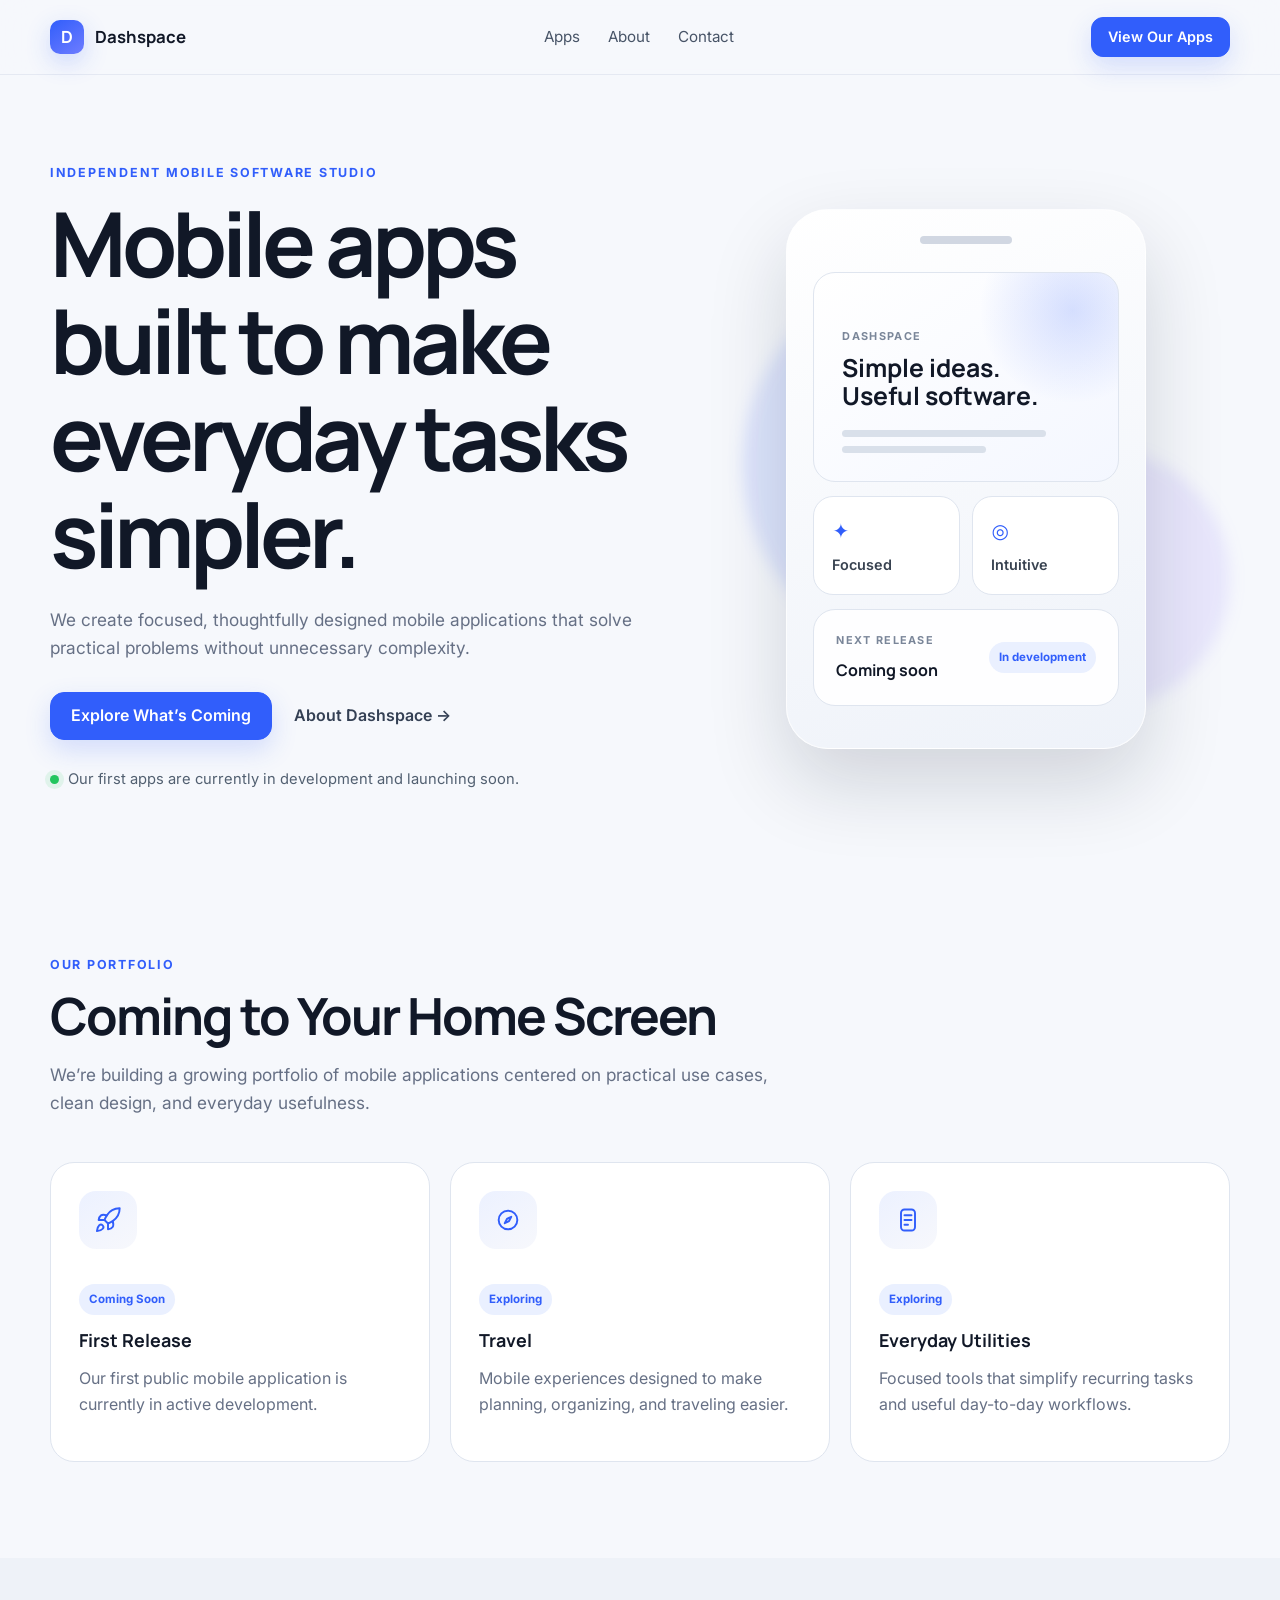
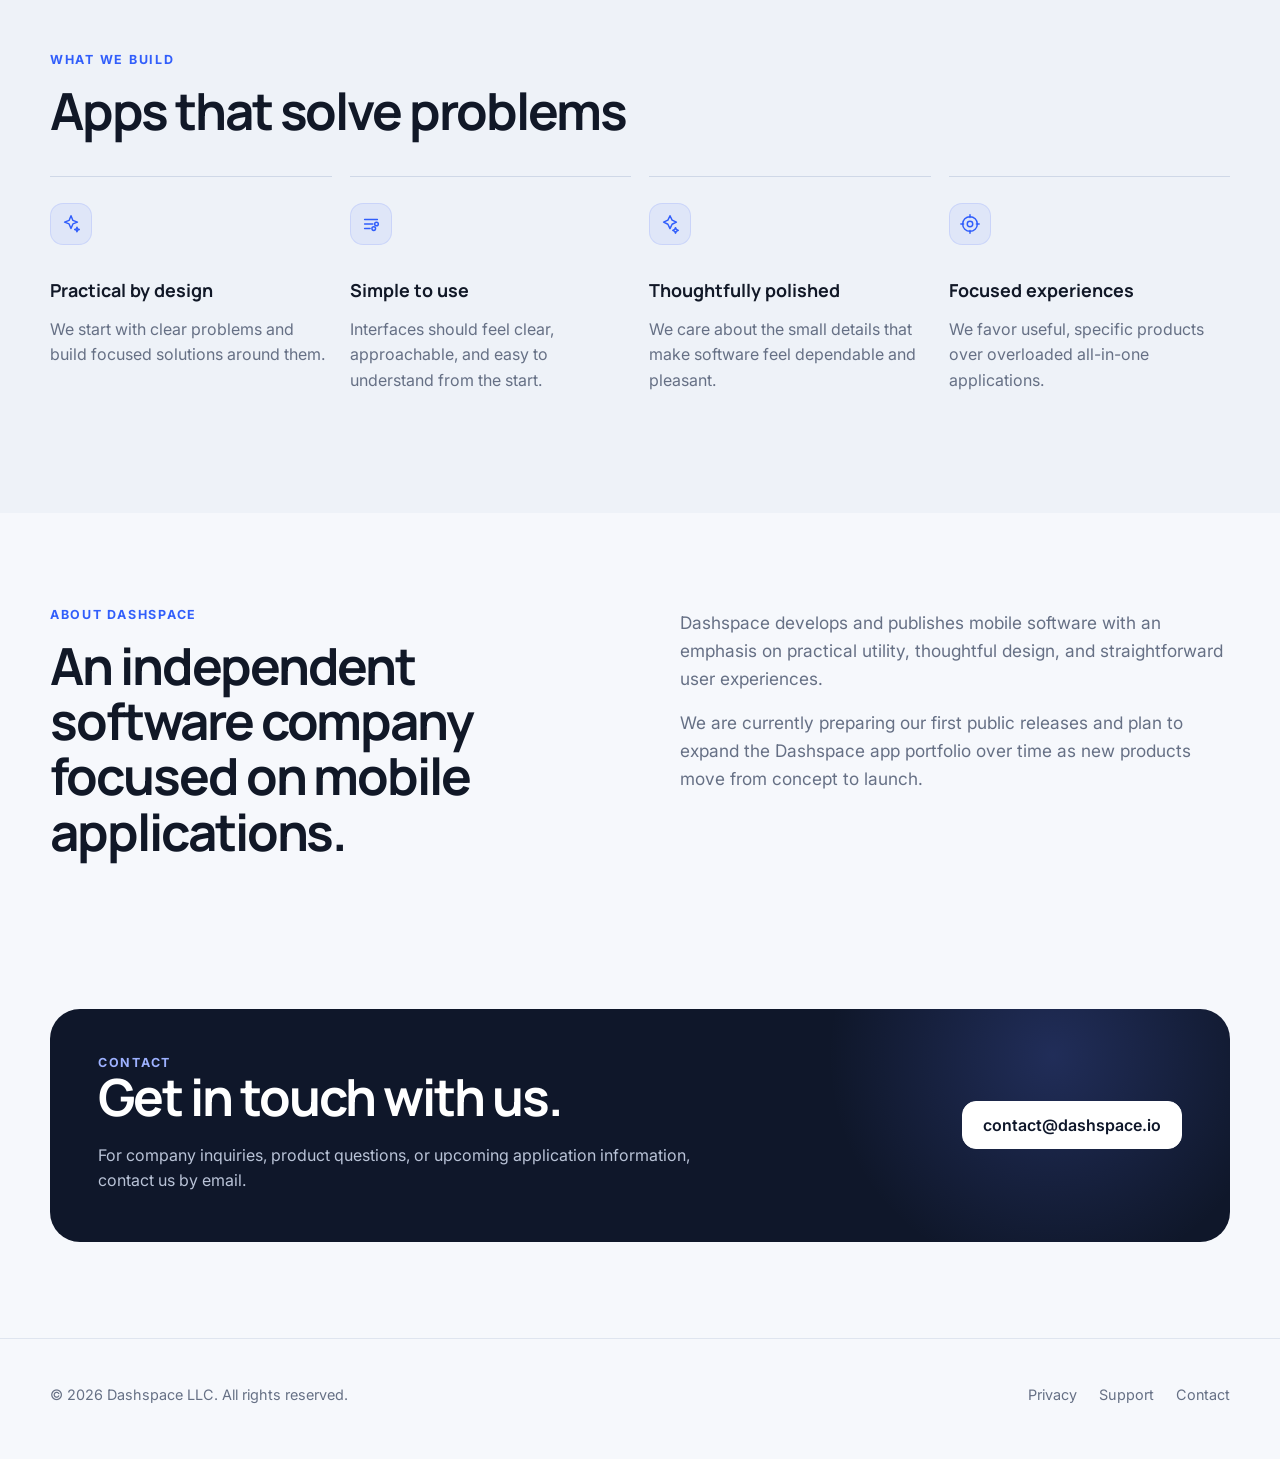
<file: index.html>
<!DOCTYPE html>
<html lang="en">
<head>
  <meta charset="UTF-8" />
  <meta name="viewport" content="width=device-width, initial-scale=1.0" />
  <title>Dashspace — Mobile Apps, Thoughtfully Built</title>
  <meta name="description" content="Dashspace is an independent software company building practical, thoughtfully designed mobile applications." />
  <meta property="og:title" content="Dashspace — Mobile Apps, Thoughtfully Built" />
  <meta property="og:description" content="Practical mobile apps designed to make everyday tasks simpler." />
  <meta property="og:type" content="website" />
  <link rel="icon" href="assets/favicon.svg" type="image/svg+xml" />
  <link rel="stylesheet" href="styles.css" />
</head>
<body>
  <header class="site-header">
    <div class="container nav-wrap">
      <a class="brand" href="#top" aria-label="Dashspace home">
        <span class="brand-mark">D</span>
        <span>Dashspace</span>
      </a>

      <nav class="nav-links" aria-label="Primary navigation">
        <a href="#apps">Apps</a>
        <a href="#about">About</a>
        <a href="#contact">Contact</a>
      </nav>

      <a class="button button-small" href="#apps">View Our Apps</a>
    </div>
  </header>

  <main id="top">
    <section class="hero">
      <div class="container hero-grid">
        <div class="hero-copy">
          <p class="eyebrow">Independent mobile software studio</p>
          <h1>Mobile apps built to make everyday tasks simpler.</h1>
          <p class="hero-text">
            We create focused, thoughtfully designed mobile applications
            that solve practical problems without unnecessary complexity.
          </p>
          <div class="hero-actions">
            <a class="button" href="#apps">Explore What’s Coming</a>
            <a class="text-link" href="#about">About Dashspace <span aria-hidden="true">→</span></a>
          </div>
          <p class="status-line">
            <span class="status-dot" aria-hidden="true"></span>
            Our first apps are currently in development and launching soon.
          </p>
        </div>

        <div class="hero-visual" aria-label="Abstract mobile app interface preview">
          <div class="glow glow-one"></div>
          <div class="glow glow-two"></div>
          <div class="phone-shell">
            <div class="phone-top"></div>
            <div class="ui-card ui-card-large">
              <span class="ui-kicker">DASHSPACE</span>
              <strong>Simple ideas.<br />Useful software.</strong>
              <span class="ui-line"></span>
              <span class="ui-line short"></span>
            </div>
            <div class="ui-row">
              <div class="mini-card">
                <span class="mini-icon">✦</span>
                <span>Focused</span>
              </div>
              <div class="mini-card">
                <span class="mini-icon">◎</span>
                <span>Intuitive</span>
              </div>
            </div>
            <div class="ui-card ui-card-bottom">
              <div>
                <span class="ui-kicker">NEXT RELEASE</span>
                <strong>Coming soon</strong>
              </div>
              <span class="pill">In development</span>
            </div>
          </div>
        </div>
      </div>
    </section>

    <section class="section" id="apps">
      <div class="container">
        <div class="section-heading">
          <p class="eyebrow">Our portfolio</p>
          <h2>Coming to Your Home Screen</h2>
          <p>
            We’re building a growing portfolio of mobile applications centered on
            practical use cases, clean design, and everyday usefulness.
          </p>
        </div>

        <div class="app-grid">
          <article class="app-card">
            <div class="app-icon" aria-hidden="true"><svg xmlns="http://www.w3.org/2000/svg" width="24" height="24" viewBox="0 0 24 24" fill="none" stroke="#496097" stroke-width="2" stroke-linecap="round" stroke-linejoin="round" class="lucide lucide-rocket-icon lucide-rocket"><path d="M12 15v5s3.03-.55 4-2c1.08-1.62 0-5 0-5"/><path d="M4.5 16.5c-1.5 1.26-2 5-2 5s3.74-.5 5-2c.71-.84.7-2.13-.09-2.91a2.18 2.18 0 0 0-2.91-.09"/><path d="M9 12a22 22 0 0 1 2-3.95A12.88 12.88 0 0 1 22 2c0 2.72-.78 7.5-6 11a22.4 22.4 0 0 1-4 2z"/><path d="M9 12H4s.55-3.03 2-4c1.62-1.08 5 .05 5 .05"/></svg></div>
            <div>
              <span class="badge">Coming Soon</span>
              <h3>First Release</h3>
              <p>
                Our first public mobile application is currently in active development.
              </p>
            </div>
          </article>

          <article class="app-card">
            <div class="app-icon" aria-hidden="true"><svg viewBox="0 0 24 24"><circle cx="12" cy="12" r="8"/><path d="M14.8 9.2l-1.9 3.7-3.7 1.9 1.9-3.7 3.7-1.9z"/></svg></div>
            <div>
              <span class="badge">Exploring</span>
              <h3>Travel</h3>
              <p>
                Mobile experiences designed to make planning, organizing, and traveling easier.
              </p>
            </div>
          </article>

          <article class="app-card">
            <div class="app-icon" aria-hidden="true"><svg viewBox="0 0 24 24"><rect x="6" y="3" width="12" height="18" rx="3"/><path d="M9 8h6M9 12h6M9 16h3"/></svg></div>
            <div>
              <span class="badge">Exploring</span>
              <h3>Everyday Utilities</h3>
              <p>
                Focused tools that simplify recurring tasks and useful day-to-day workflows.
              </p>
            </div>
          </article>
        </div>
      </div>
    </section>

    <section class="section section-soft">
      <div class="container">
        <div class="section-heading compact">
          <p class="eyebrow">What we build</p>
          <h2>Apps that solve problems</h2>
        </div>

        <div class="principles-grid">
          <article>
            <span class="principle-icon" aria-hidden="true"><svg viewBox="0 0 24 24"><path d="M12 3l2.1 5.1L19 10l-4.9 1.9L12 17l-2.1-5.1L5 10l4.9-1.9L12 3z"/><path d="M18.5 15.5l.8 1.9 1.7.6-1.7.7-.8 1.8-.7-1.8-1.8-.7 1.8-.6.7-1.9z"/></svg></span>
            <h3>Practical by design</h3>
            <p>We start with clear problems and build focused solutions around them.</p>
          </article>
          <article>
            <span class="principle-icon" aria-hidden="true"><svg viewBox="0 0 24 24"><path d="M5 7h14M5 12h9M5 17h6"/><circle cx="18" cy="12" r="2"/><circle cx="15" cy="17" r="2"/></svg></span>
            <h3>Simple to use</h3>
            <p>Interfaces should feel clear, approachable, and easy to understand from the start.</p>
          </article>
          <article>
            <span class="principle-icon" aria-hidden="true"><svg viewBox="0 0 24 24"><path d="M12 3l2.3 4.7L19 10l-4.7 2.3L12 17l-2.3-4.7L5 10l4.7-2.3L12 3z"/><path d="M18 16l.9 1.9L21 19l-2.1 1.1L18 22l-.9-1.9L15 19l2.1-1.1L18 16z"/></svg></span>
            <h3>Thoughtfully polished</h3>
            <p>We care about the small details that make software feel dependable and pleasant.</p>
          </article>
          <article>
            <span class="principle-icon" aria-hidden="true"><svg viewBox="0 0 24 24"><circle cx="12" cy="12" r="8"/><circle cx="12" cy="12" r="3"/><path d="M12 2v3M12 19v3M2 12h3M19 12h3"/></svg></span>
            <h3>Focused experiences</h3>
            <p>We favor useful, specific products over overloaded all-in-one applications.</p>
          </article>
        </div>
      </div>
    </section>

    <section class="section" id="about">
      <div class="container split-section">
        <div>
          <p class="eyebrow">About Dashspace</p>
          <h2>An independent software company focused on mobile applications.</h2>
        </div>
        <div class="body-copy">
          <p>
            Dashspace develops and publishes mobile software with an emphasis on
            practical utility, thoughtful design, and straightforward user experiences.
          </p>
          <p>
            We are currently preparing our first public releases and plan to expand
            the Dashspace app portfolio over time as new products move from concept
            to launch.
          </p>
        </div>
      </div>
    </section>

    <section class="section contact-section" id="contact">
      <div class="container contact-card">
        <div>
          <p class="eyebrow">Contact</p>
          <h2>Get in touch with us.</h2>
          <p>
            For company inquiries, product questions, or upcoming application information,
            contact us by email.
          </p>
        </div>
        <a class="button button-light" href="mailto:contact@dashspace.io">contact@dashspace.io</a>
      </div>
    </section>
  </main>

  <footer class="site-footer">
    <div class="container footer-wrap">
      <p>© 2026 Dashspace LLC. All rights reserved.</p>
      <div class="footer-links">
        <a href="privacy.html">Privacy</a>
        <a href="support.html">Support</a>
        <a href="mailto:contact@dashspace.io">Contact</a>
      </div>
    </div>
  </footer>
</body>
</html>
</file>
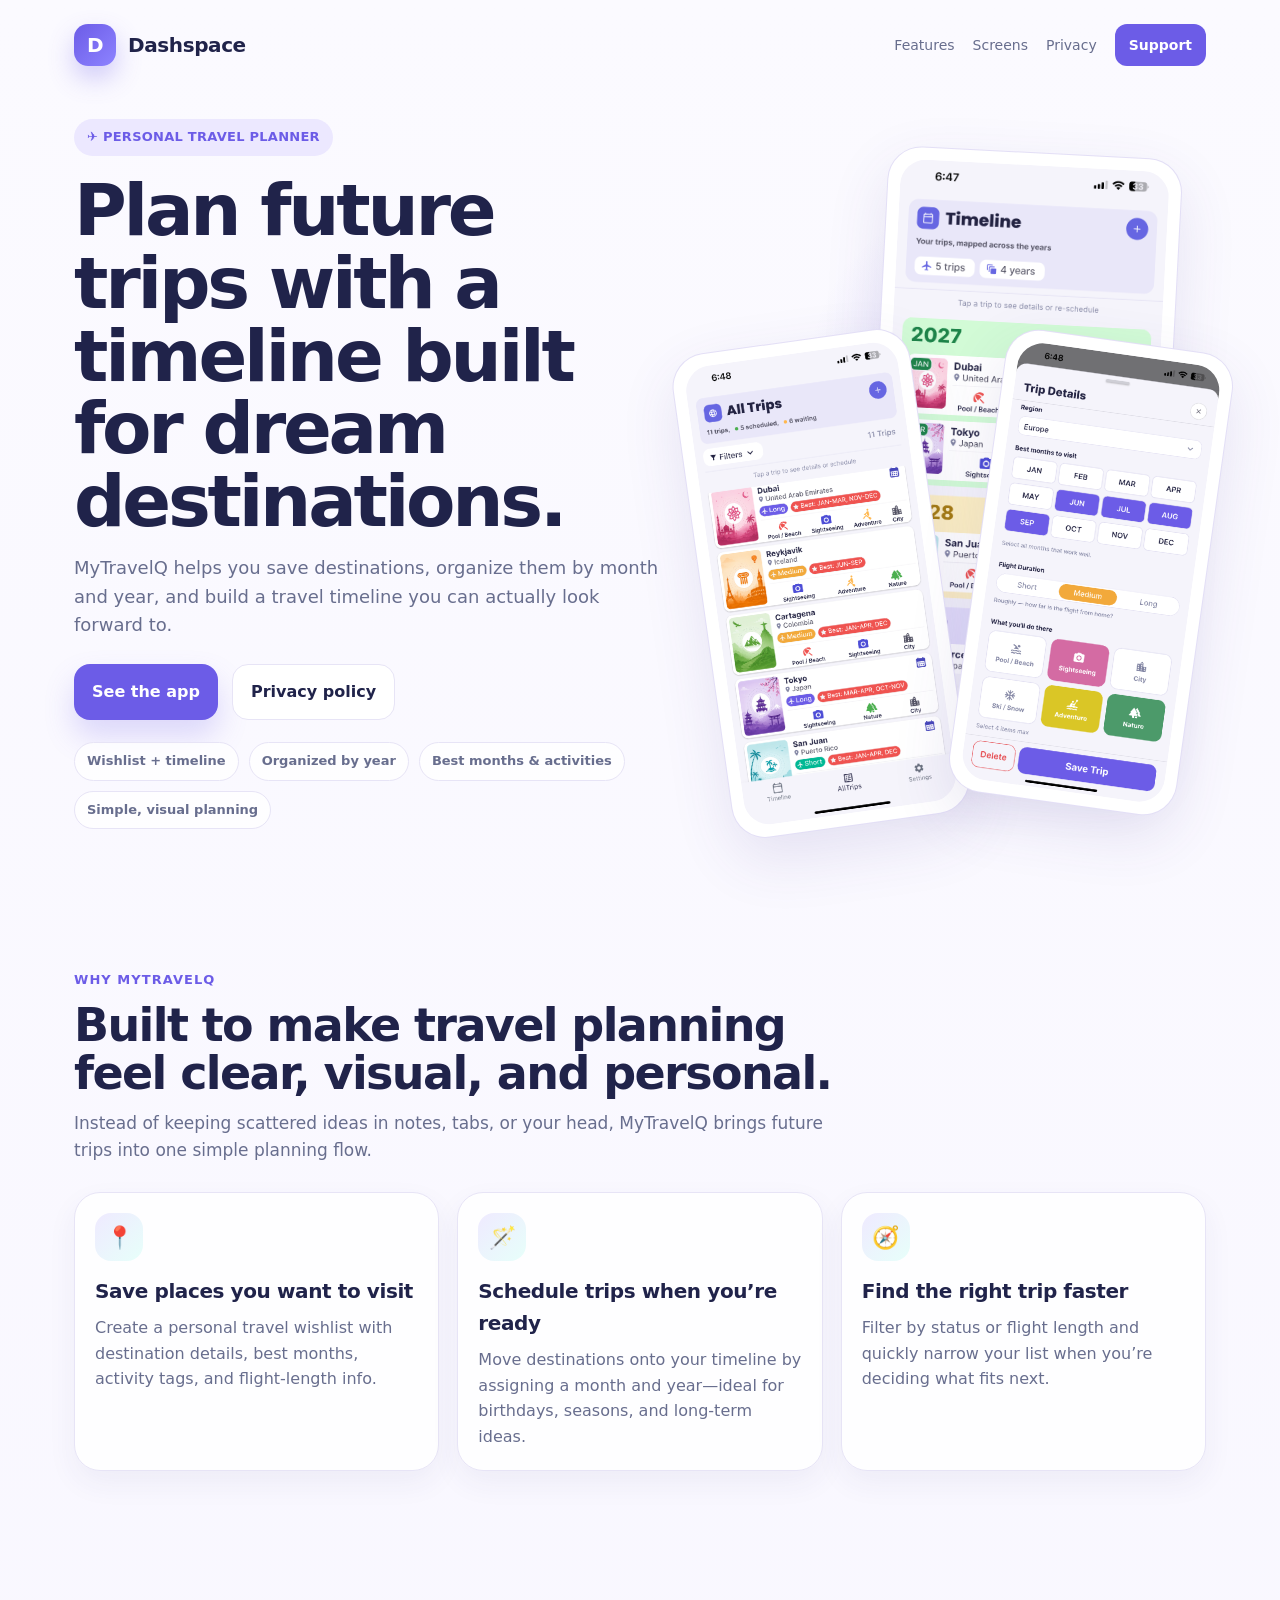
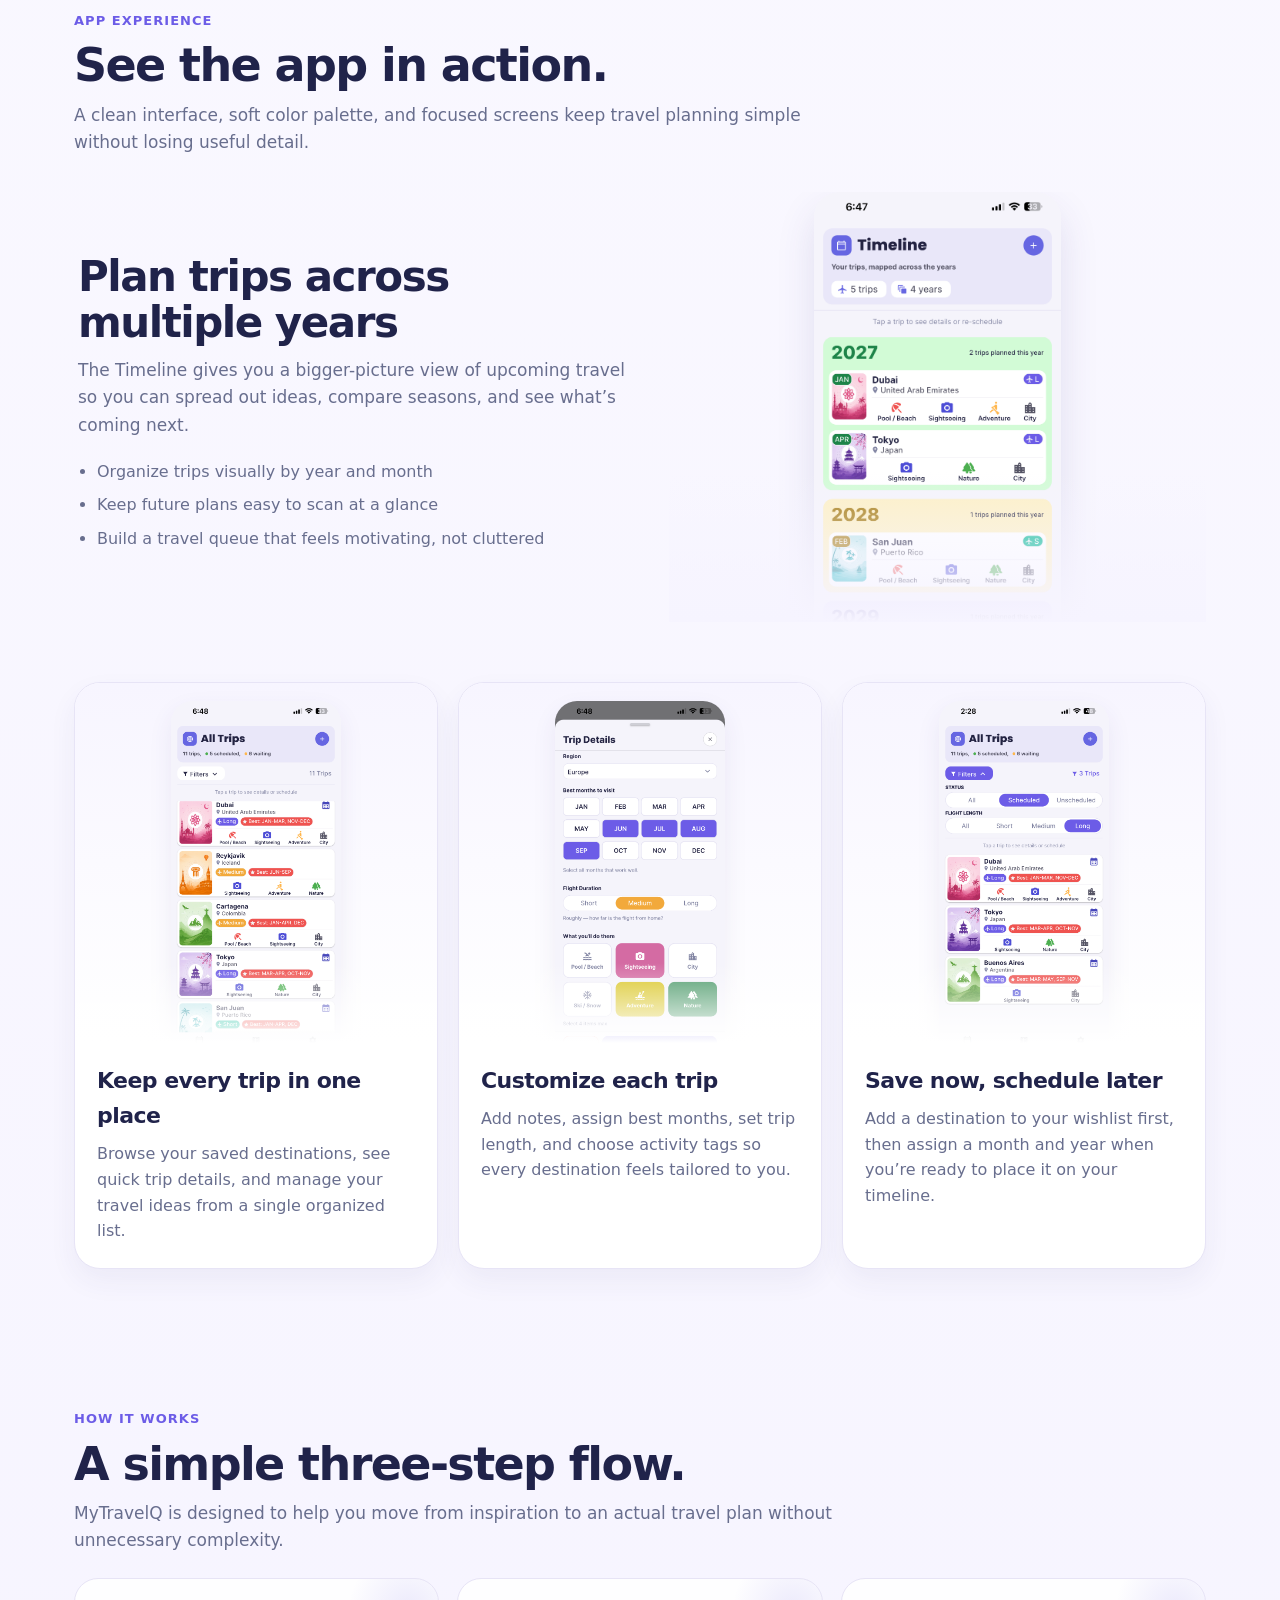
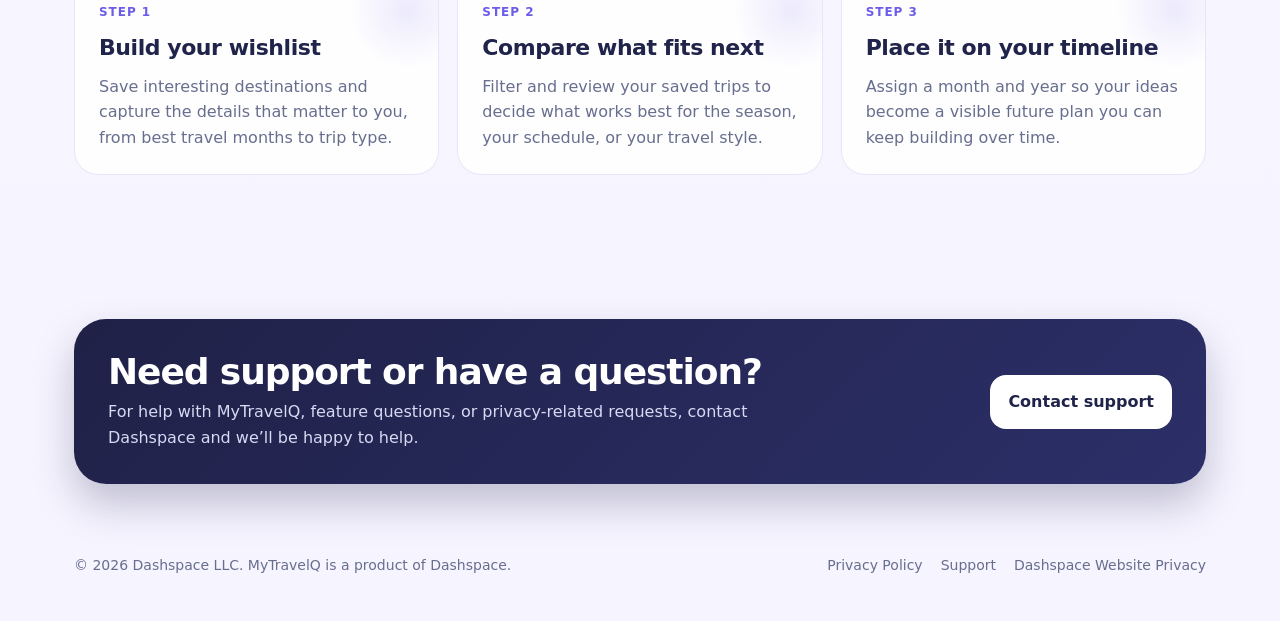
<file: mytravelq/index.html>
<!doctype html>
<html lang="en">
<head>
  <meta charset="utf-8" />
  <meta name="viewport" content="width=device-width, initial-scale=1" />
  <title>MyTravelQ — Plan future trips simply</title>
  <meta name="description" content="MyTravelQ is a personal travel wishlist and timeline planner from Dashspace LLC." />
  <style>
    :root{
      --bg:#f6f4ff;
      --bg2:#fbfaff;
      --card:#ffffff;
      --ink:#20234a;
      --muted:#686e8e;
      --accent:#6c5ce7;
      --accent2:#ece8ff;
      --accent3:#c5fff1;
      --line:#e7e4f6;
      --shadow:0 22px 60px rgba(76,61,149,.12);
      --radius:28px;
    }
    *{box-sizing:border-box}
    html{scroll-behavior:smooth}
    body{margin:0;font-family:Inter,ui-sans-serif,system-ui,-apple-system,BlinkMacSystemFont,"Segoe UI",sans-serif;background:linear-gradient(180deg,var(--bg2),var(--bg));color:var(--ink);line-height:1.6}
    a{text-decoration:none;color:inherit}
    img{display:block;max-width:100%}
    .wrap{max-width:1180px;margin:0 auto;padding:0 24px}
    .nav{display:flex;align-items:center;justify-content:space-between;padding:24px 0 14px;gap:18px}
    .brand{display:flex;align-items:center;gap:12px;font-weight:800;font-size:20px;letter-spacing:-.02em}
    .logo{width:42px;height:42px;border-radius:14px;background:linear-gradient(135deg,#6c5ce7 0%,#8d83ff 100%);display:grid;place-items:center;color:white;font-size:20px;font-weight:900;box-shadow:0 12px 26px rgba(108,92,231,.3)}
    .navlinks{display:flex;align-items:center;gap:18px;color:var(--muted);font-size:14px}
    .navlinks .btn{background:var(--accent);color:#fff;padding:10px 14px;border-radius:12px;font-weight:700}

    .hero{padding:34px 0 66px;display:grid;grid-template-columns:1.08fr .92fr;gap:34px;align-items:center}
    .pill{display:inline-flex;align-items:center;gap:8px;background:var(--accent2);color:var(--accent);padding:8px 13px;border-radius:999px;font-weight:800;font-size:13px;letter-spacing:.02em}
    .hero h1{font-size:clamp(42px,6vw,72px);line-height:1.01;letter-spacing:-.045em;margin:18px 0 16px;max-width:700px}
    .hero p{font-size:18px;color:var(--muted);max-width:620px;margin:0 0 24px}
    .cta-row{display:flex;gap:14px;flex-wrap:wrap;margin-top:8px}
    .cta{display:inline-flex;align-items:center;justify-content:center;padding:14px 18px;border-radius:16px;font-weight:800}
    .cta.primary{background:var(--accent);color:#fff;box-shadow:0 16px 30px rgba(108,92,231,.22)}
    .cta.secondary{background:#fff;border:1px solid var(--line);color:var(--ink)}
    .mini-points{display:flex;flex-wrap:wrap;gap:10px;margin-top:22px}
    .mini-points span{background:rgba(255,255,255,.8);border:1px solid var(--line);padding:8px 12px;border-radius:999px;color:var(--muted);font-size:13px;font-weight:700}

    .hero-visual{position:relative;min-height:720px}
    .glow{position:absolute;inset:80px 40px auto auto;width:360px;height:360px;border-radius:50%;background:radial-gradient(circle at center, rgba(108,92,231,.16), rgba(108,92,231,0) 70%);pointer-events:none}
    .phone{position:absolute;background:#fff;border:1px solid rgba(224,220,245,.9);border-radius:34px;padding:12px;box-shadow:var(--shadow)}
    .phone img{border-radius:26px}
    .phone.main{width:295px;top:38px;right:38px;transform:rotate(3deg)}
    .phone.left{width:240px;top:225px;left:0;transform:rotate(-8deg)}
    .phone.right{width:230px;bottom:28px;right:0;transform:rotate(8deg)}
    .badge{position:absolute;background:#fff;border:1px solid var(--line);box-shadow:0 10px 28px rgba(57,48,120,.08);border-radius:18px;padding:14px 16px;display:flex;gap:12px;align-items:flex-start;max-width:240px}
    .badge b{display:block;font-size:14px;letter-spacing:-.01em}
    .badge small{display:block;color:var(--muted);font-size:12px;line-height:1.4}
    .badge.two{right:70px;bottom:210px}
    .icon-circle{width:36px;height:36px;border-radius:12px;background:linear-gradient(135deg,#efeaff,#dbfff6);display:grid;place-items:center;font-size:18px;flex:0 0 auto}

    .section{padding:70px 0}
    .section-head{max-width:760px;margin-bottom:24px}
    .eyebrow{font-size:13px;font-weight:900;letter-spacing:.08em;color:var(--accent);margin-bottom:10px}
    .section h2{font-size:clamp(30px,4vw,46px);letter-spacing:-.035em;line-height:1.05;margin:0 0 12px}
    .section p.lead{margin:0;color:var(--muted);font-size:17px}

    .feature-grid{display:grid;grid-template-columns:repeat(3,1fr);gap:18px;margin-top:28px}
    .feature-card{background:rgba(255,255,255,.88);border:1px solid var(--line);border-radius:26px;padding:20px;box-shadow:0 12px 30px rgba(57,48,120,.06)}
    .feature-card .topicon{width:48px;height:48px;border-radius:16px;background:linear-gradient(135deg,#efeaff,#e7fffa);display:grid;place-items:center;font-size:22px;margin-bottom:14px}
    .feature-card h3{margin:0 0 8px;font-size:20px;letter-spacing:-.02em}
    .feature-card p{margin:0;color:var(--muted)}

    .showcase{display:grid;grid-template-columns:1.02fr .98fr;gap:36px;align-items:center;margin-top:28px;padding:8px 0 26px}
    .showcase-copy{padding:10px 4px}
    .showcase-copy h3{margin:0 0 12px;font-size:clamp(28px,3.6vw,42px);line-height:1.08;letter-spacing:-.035em}
    .showcase-copy p{margin:0;color:var(--muted);font-size:17px;max-width:560px}
    .showcase-copy ul{padding-left:19px;color:var(--muted);margin:20px 0 0}
    .showcase-copy li{margin:8px 0}
    .timeline-visual{position:relative;height:430px;display:flex;justify-content:center;align-items:flex-start;overflow:hidden}
    .timeline-visual::after{content:"";position:absolute;left:0;right:0;bottom:0;height:150px;background:linear-gradient(180deg,rgba(246,244,255,0),var(--bg));pointer-events:none}
    .timeline-visual img{width:46%;max-width:315px;height:auto;border-radius:26px;box-shadow:0 18px 38px rgba(65,54,135,.13)}

    .screen-grid{display:grid;grid-template-columns:repeat(3,1fr);gap:20px;margin-top:34px}
    .panel{background:#fff;border:1px solid var(--line);border-radius:26px;overflow:hidden;box-shadow:0 12px 28px rgba(57,48,120,.06)}
    .panel .preview{background:linear-gradient(180deg,#f7f5ff,#fff);padding:18px 18px 10px;display:flex;justify-content:center;height:360px;overflow:hidden;position:relative}
    .panel .preview::after{content:"";position:absolute;left:0;right:0;bottom:0;height:80px;background:linear-gradient(180deg,rgba(255,255,255,0),#fff);pointer-events:none}
    .panel .preview img{border-radius:22px;box-shadow:0 10px 24px rgba(60,50,130,.08);width:52%;max-width:220px;height:auto;align-self:flex-start}
    .panel .content{padding:20px 22px 24px}
    .panel h3{margin:0 0 8px;font-size:22px;letter-spacing:-.025em}
    .panel p{margin:0;color:var(--muted)}

    .steps{display:grid;grid-template-columns:repeat(3,1fr);gap:18px;margin-top:24px}
    .step{background:rgba(255,255,255,.92);border:1px solid var(--line);border-radius:24px;padding:24px;position:relative;overflow:hidden}
    .step::after{content:"";position:absolute;right:-30px;top:-30px;width:120px;height:120px;background:radial-gradient(circle at center, rgba(108,92,231,.12), rgba(108,92,231,0) 70%)}
    .step .num{font-size:12px;font-weight:900;letter-spacing:.08em;color:var(--accent);margin-bottom:8px}
    .step h3{margin:0 0 8px;font-size:22px;letter-spacing:-.02em}
    .step p{margin:0;color:var(--muted)}

    .support{margin:74px 0 70px;background:linear-gradient(135deg,#1f2147,#2c2f68);color:white;border-radius:32px;padding:34px;display:flex;justify-content:space-between;gap:24px;align-items:center;flex-wrap:wrap;box-shadow:0 20px 40px rgba(31,33,71,.25)}
    .support h2{margin:0 0 8px;font-size:36px;line-height:1.05;letter-spacing:-.03em}
    .support p{margin:0;color:#d7daf3;max-width:640px}
    .support .cta{background:white;color:var(--ink)}

    .footer{padding:0 0 44px;display:flex;justify-content:space-between;align-items:center;gap:16px;flex-wrap:wrap;color:var(--muted);font-size:14px}
    .footer-links{display:flex;gap:18px;flex-wrap:wrap}

    @media (max-width: 980px){
      .hero,.showcase{grid-template-columns:1fr}
      .screen-grid{grid-template-columns:repeat(2,1fr)}
      .hero-visual{min-height:760px;margin-top:12px}
      .phone.main{right:40px}
      .feature-grid,.steps{grid-template-columns:1fr}
    }
    @media (max-width: 760px){
      .nav{padding-top:18px}
      .navlinks{display:none}
      .wrap{padding:0 18px}
      .hero{padding-top:18px;gap:18px}
      .hero p{font-size:17px}
      .hero-visual{min-height:630px}
      .phone.main{width:225px;right:12px;top:58px}
      .phone.left{width:180px;left:0;top:240px}
      .phone.right{width:175px;right:0;bottom:34px}
      .badge{max-width:200px;padding:12px 14px}
      .badge.two{right:16px;bottom:192px}
      .section{padding:50px 0}
      .support h2{font-size:30px}
      .timeline-visual{height:390px}
      .timeline-visual img{width:58%;max-width:280px}
      .screen-grid{grid-template-columns:1fr}
      .panel .preview{height:330px}
      .panel .preview img{width:48%;max-width:220px}
    }
  </style>
</head>
<body>
  <div class="wrap">
    <nav class="nav">
      <a class="brand" href="../">
        <span class="logo">D</span>
        <span>Dashspace</span>
      </a>
      <div class="navlinks">
        <a href="#features">Features</a>
        <a href="#screens">Screens</a>
        <a href="privacy.html">Privacy</a>
        <a class="btn" href="mailto:support@dashspace.io?subject=MyTravelQ%20Support">Support</a>
      </div>
    </nav>

    <header class="hero">
      <div>
        <span class="pill">✈️ PERSONAL TRAVEL PLANNER</span>
        <h1>Plan future trips with a timeline built for dream destinations.</h1>
        <p>MyTravelQ helps you save destinations, organize them by month and year, and build a travel timeline you can actually look forward to.</p>
        <div class="cta-row">
          <a class="cta primary" href="#screens">See the app</a>
          <a class="cta secondary" href="privacy.html">Privacy policy</a>
        </div>
        <div class="mini-points">
          <span>Wishlist + timeline</span>
          <span>Organized by year</span>
          <span>Best months & activities</span>
          <span>Simple, visual planning</span>
        </div>
      </div>
      <div class="hero-visual" aria-hidden="true">
        <div class="glow"></div>
        <div class="badge two"><span class="icon-circle">🎒</span><div><b>Flexible planning</b><small>Save now, schedule later, and filter trips your way.</small></div></div>
        <div class="phone main"><img src="assets/timeline.png" alt="MyTravelQ timeline screen" /></div>
        <div class="phone left"><img src="assets/all-trips.png" alt="MyTravelQ all trips screen" /></div>
        <div class="phone right"><img src="assets/trip-details.png" alt="MyTravelQ trip details screen" /></div>
      </div>
    </header>

    <section id="features" class="section">
      <div class="section-head">
        <div class="eyebrow">WHY MYTRAVELQ</div>
        <h2>Built to make travel planning feel clear, visual, and personal.</h2>
        <p class="lead">Instead of keeping scattered ideas in notes, tabs, or your head, MyTravelQ brings future trips into one simple planning flow.</p>
      </div>
      <div class="feature-grid">
        <article class="feature-card">
          <div class="topicon">📍</div>
          <h3>Save places you want to visit</h3>
          <p>Create a personal travel wishlist with destination details, best months, activity tags, and flight-length info.</p>
        </article>
        <article class="feature-card">
          <div class="topicon">🪄</div>
          <h3>Schedule trips when you’re ready</h3>
          <p>Move destinations onto your timeline by assigning a month and year—ideal for birthdays, seasons, and long-term ideas.</p>
        </article>
        <article class="feature-card">
          <div class="topicon">🧭</div>
          <h3>Find the right trip faster</h3>
          <p>Filter by status or flight length and quickly narrow your list when you’re deciding what fits next.</p>
        </article>
      </div>
    </section>

    <section id="screens" class="section">
      <div class="section-head">
        <div class="eyebrow">APP EXPERIENCE</div>
        <h2>See the app in action.</h2>
        <p class="lead">A clean interface, soft color palette, and focused screens keep travel planning simple without losing useful detail.</p>
      </div>

      <div class="showcase">
        <div class="showcase-copy">
          <h3>Plan trips across multiple years</h3>
          <p>The Timeline gives you a bigger-picture view of upcoming travel so you can spread out ideas, compare seasons, and see what’s coming next.</p>
          <ul>
            <li>Organize trips visually by year and month</li>
            <li>Keep future plans easy to scan at a glance</li>
            <li>Build a travel queue that feels motivating, not cluttered</li>
          </ul>
        </div>
        <div class="timeline-visual">
          <img src="assets/timeline.png" alt="Timeline screen showing trips planned across multiple years" />
        </div>
      </div>

      <div class="screen-grid">
        <article class="panel">
          <div class="preview"><img src="assets/all-trips.png" alt="All trips screen" /></div>
          <div class="content">
            <h3>Keep every trip in one place</h3>
            <p>Browse your saved destinations, see quick trip details, and manage your travel ideas from a single organized list.</p>
          </div>
        </article>
        <article class="panel">
          <div class="preview"><img src="assets/trip-details.png" alt="Trip details screen" /></div>
          <div class="content">
            <h3>Customize each trip</h3>
            <p>Add notes, assign best months, set trip length, and choose activity tags so every destination feels tailored to you.</p>
          </div>
        </article>
        <article class="panel">
          <div class="preview"><img src="assets/schedule.png" alt="Schedule trip screen" /></div>
          <div class="content">
            <h3>Save now, schedule later</h3>
            <p>Add a destination to your wishlist first, then assign a month and year when you’re ready to place it on your timeline.</p>
          </div>
        </article>
      </div>
    </section>

    <section class="section">
      <div class="section-head">
        <div class="eyebrow">HOW IT WORKS</div>
        <h2>A simple three-step flow.</h2>
        <p class="lead">MyTravelQ is designed to help you move from inspiration to an actual travel plan without unnecessary complexity.</p>
      </div>
      <div class="steps">
        <article class="step">
          <div class="num">STEP 1</div>
          <h3>Build your wishlist</h3>
          <p>Save interesting destinations and capture the details that matter to you, from best travel months to trip type.</p>
        </article>
        <article class="step">
          <div class="num">STEP 2</div>
          <h3>Compare what fits next</h3>
          <p>Filter and review your saved trips to decide what works best for the season, your schedule, or your travel style.</p>
        </article>
        <article class="step">
          <div class="num">STEP 3</div>
          <h3>Place it on your timeline</h3>
          <p>Assign a month and year so your ideas become a visible future plan you can keep building over time.</p>
        </article>
      </div>
    </section>

    <section class="support">
      <div>
        <h2>Need support or have a question?</h2>
        <p>For help with MyTravelQ, feature questions, or privacy-related requests, contact Dashspace and we’ll be happy to help.</p>
      </div>
      <a class="cta" href="mailto:support@dashspace.io?subject=MyTravelQ%20Support">Contact support</a>
    </section>

    <footer class="footer">
      <div>© 2026 Dashspace LLC. MyTravelQ is a product of Dashspace.</div>
      <div class="footer-links">
        <a href="privacy.html">Privacy Policy</a>
        <a href="mailto:support@dashspace.io">Support</a>
        <a href="../privacy.html">Dashspace Website Privacy</a>
      </div>
    </footer>
  </div>
</body>
</html>
</file>
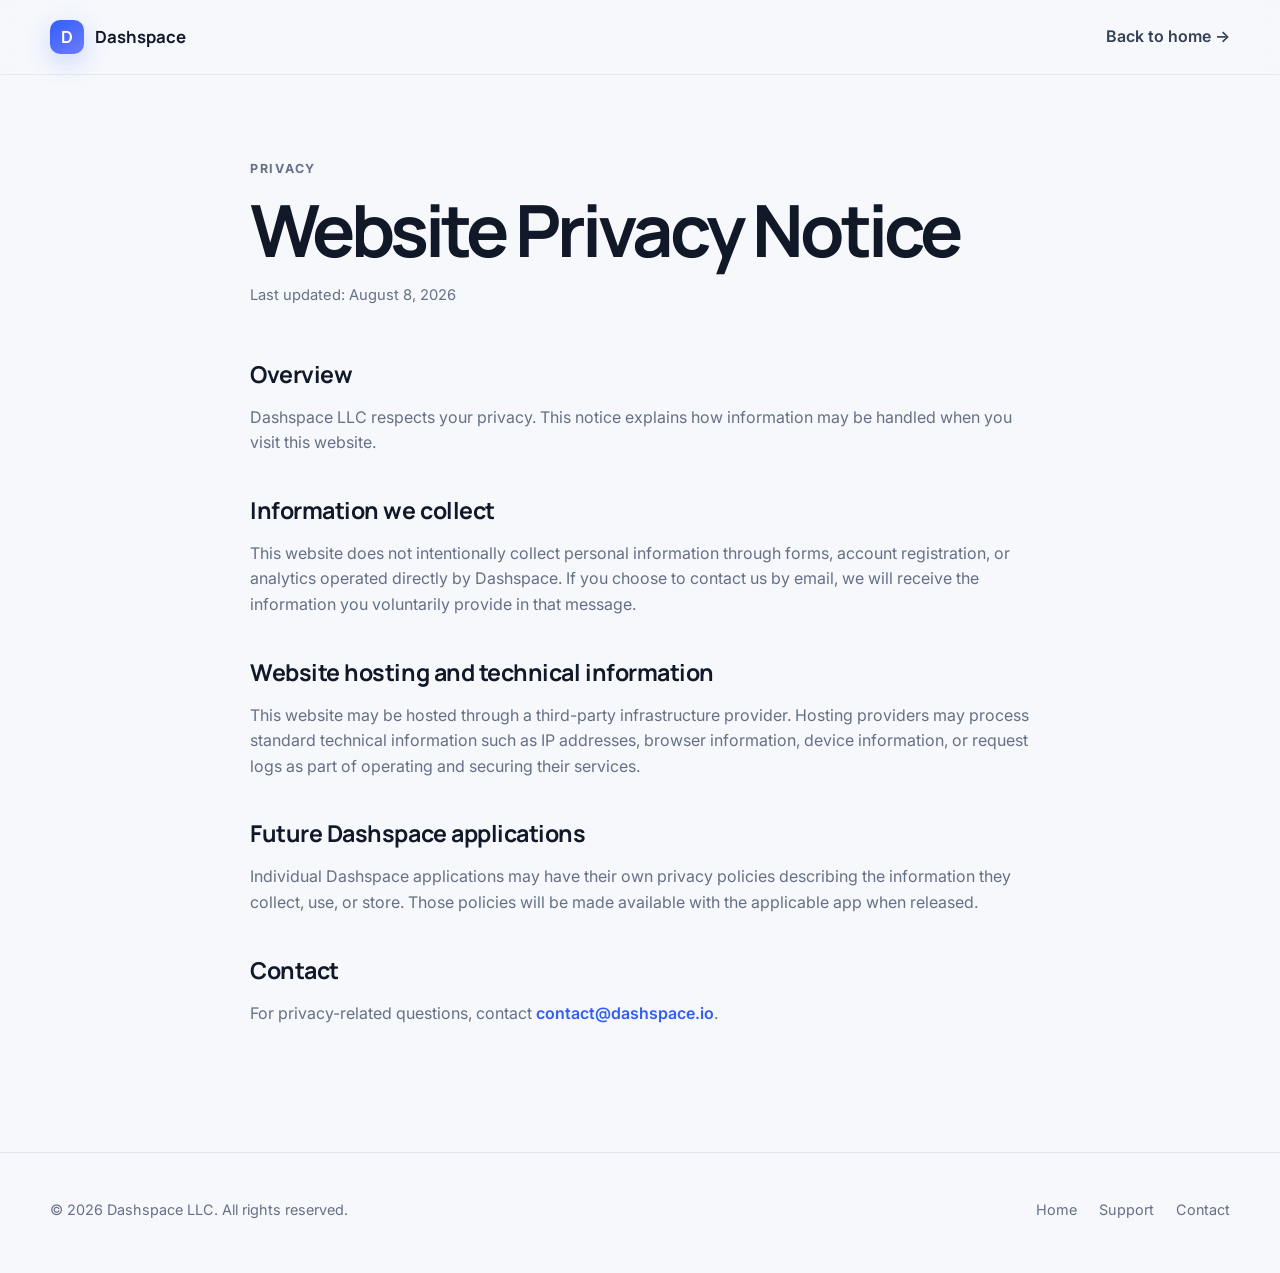
<file: privacy.html>
<!DOCTYPE html>
<html lang="en">
<head>
  <meta charset="UTF-8" />
  <meta name="viewport" content="width=device-width, initial-scale=1.0" />
  <title>Privacy — Dashspace</title>
  <meta name="description" content="Dashspace website privacy information." />
  <link rel="icon" href="assets/favicon.svg" type="image/svg+xml" />
  <link rel="stylesheet" href="styles.css" />
</head>
<body>
  <header class="site-header">
    <div class="container nav-wrap">
      <a class="brand" href="index.html">
        <span class="brand-mark">D</span>
        <span>Dashspace</span>
      </a>
      <a class="text-link" href="index.html">Back to home <span aria-hidden="true">→</span></a>
    </div>
  </header>

  <main class="legal-main">
    <div class="container legal-wrap">
      <p class="eyebrow">Privacy</p>
      <h1>Website Privacy Notice</h1>
      <p class="legal-updated">Last updated: August 8, 2026</p>

      <section>
        <h2>Overview</h2>
        <p>
          Dashspace LLC respects your privacy. This notice explains how information
          may be handled when you visit this website.
        </p>
      </section>

      <section>
        <h2>Information we collect</h2>
        <p>
          This website does not intentionally collect personal information through
          forms, account registration, or analytics operated directly by Dashspace.
          If you choose to contact us by email, we will receive the information you
          voluntarily provide in that message.
        </p>
      </section>

      <section>
        <h2>Website hosting and technical information</h2>
        <p>
          This website may be hosted through a third-party infrastructure provider.
          Hosting providers may process standard technical information such as IP
          addresses, browser information, device information, or request logs as
          part of operating and securing their services.
        </p>
      </section>

      <section>
        <h2>Future Dashspace applications</h2>
        <p>
          Individual Dashspace applications may have their own privacy policies
          describing the information they collect, use, or store. Those policies
          will be made available with the applicable app when released.
        </p>
      </section>

      <section>
        <h2>Contact</h2>
        <p>
          For privacy-related questions, contact
          <a href="mailto:contact@dashspace.io">contact@dashspace.io</a>.
        </p>
      </section>
    </div>
  </main>

  <footer class="site-footer">
    <div class="container footer-wrap">
      <p>© 2026 Dashspace LLC. All rights reserved.</p>
      <div class="footer-links">
        <a href="index.html">Home</a>
        <a href="support.html">Support</a>
        <a href="mailto:contact@dashspace.io">Contact</a>
      </div>
    </div>
  </footer>
</body>
</html>
</file>
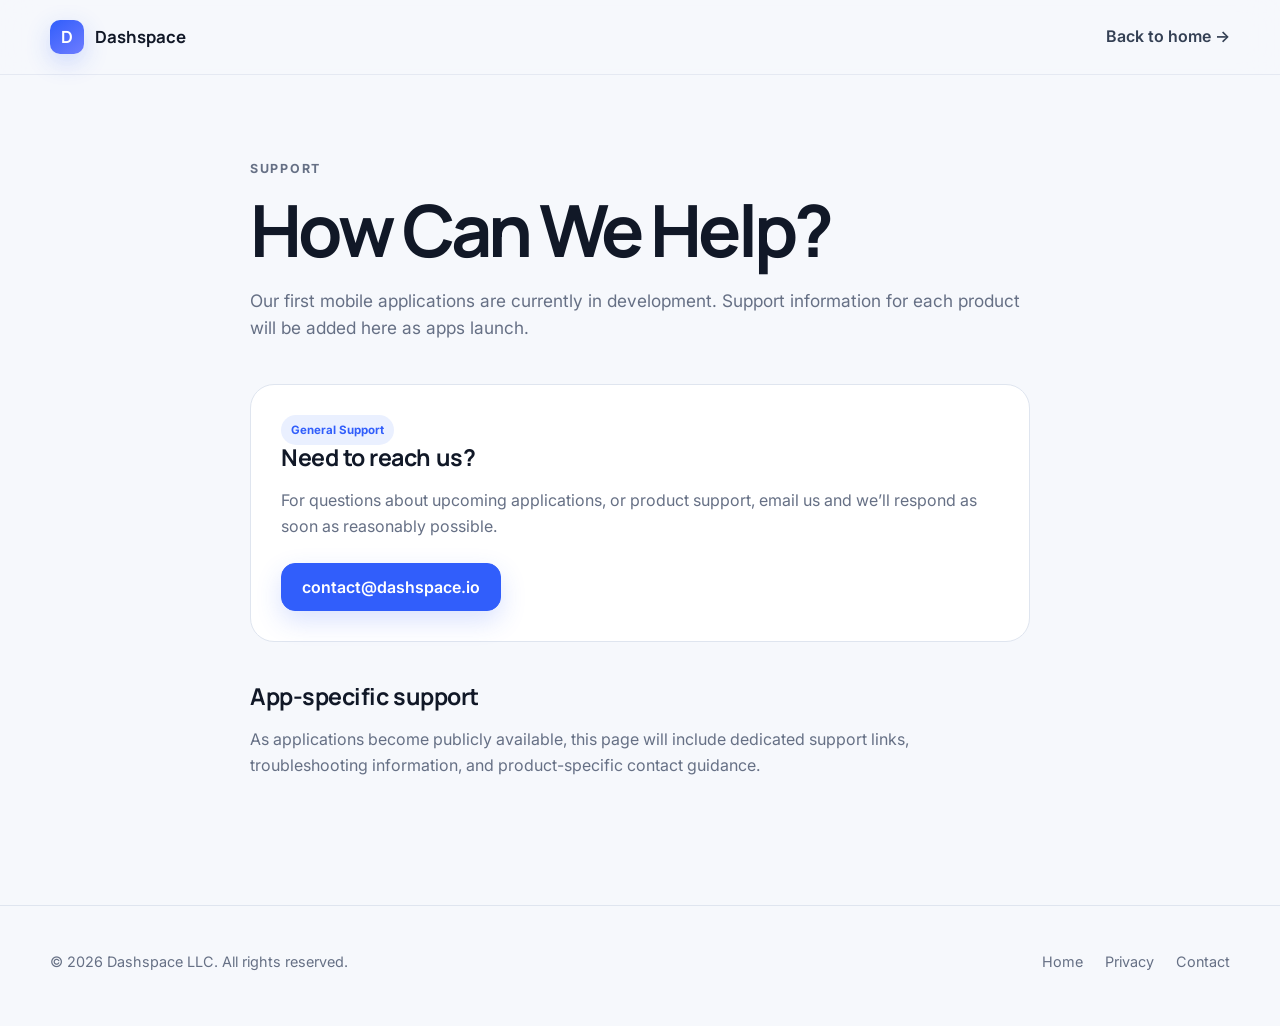
<file: support.html>
<!DOCTYPE html>
<html lang="en">
<head>
  <meta charset="UTF-8" />
  <meta name="viewport" content="width=device-width, initial-scale=1.0" />
  <title>Support — Dashspace</title>
  <meta name="description" content="Support and contact information for Dashspace applications." />
  <link rel="icon" href="assets/favicon.svg" type="image/svg+xml" />
  <link rel="stylesheet" href="styles.css" />
</head>
<body>
  <header class="site-header">
    <div class="container nav-wrap">
      <a class="brand" href="index.html">
        <span class="brand-mark">D</span>
        <span>Dashspace</span>
      </a>
      <a class="text-link" href="index.html">Back to home <span aria-hidden="true">→</span></a>
    </div>
  </header>

  <main class="legal-main">
    <div class="container legal-wrap">
      <p class="eyebrow">Support</p>
      <h1>How Can We Help?</h1>
      <p class="legal-intro">
        Our first mobile applications are currently in development. Support information
        for each product will be added here as apps launch.
      </p>

      <section class="support-box">
        <span class="badge">General Support</span>
        <h2>Need to reach us?</h2>
        <p>
          For questions about upcoming applications, or product support,
          email us and we’ll respond as soon as reasonably possible.
        </p>
        <a class="button" href="mailto:contact@dashspace.io">contact@dashspace.io</a>
      </section>

      <section>
        <h2>App-specific support</h2>
        <p>
          As applications become publicly available, this page will include dedicated
          support links, troubleshooting information, and product-specific contact guidance.
        </p>
      </section>
    </div>
  </main>

  <footer class="site-footer">
    <div class="container footer-wrap">
      <p>© 2026 Dashspace LLC. All rights reserved.</p>
      <div class="footer-links">
        <a href="index.html">Home</a>
        <a href="privacy.html">Privacy</a>
        <a href="mailto:contact@dashspace.io">Contact</a>
      </div>
    </div>
  </footer>
</body>
</html>
</file>
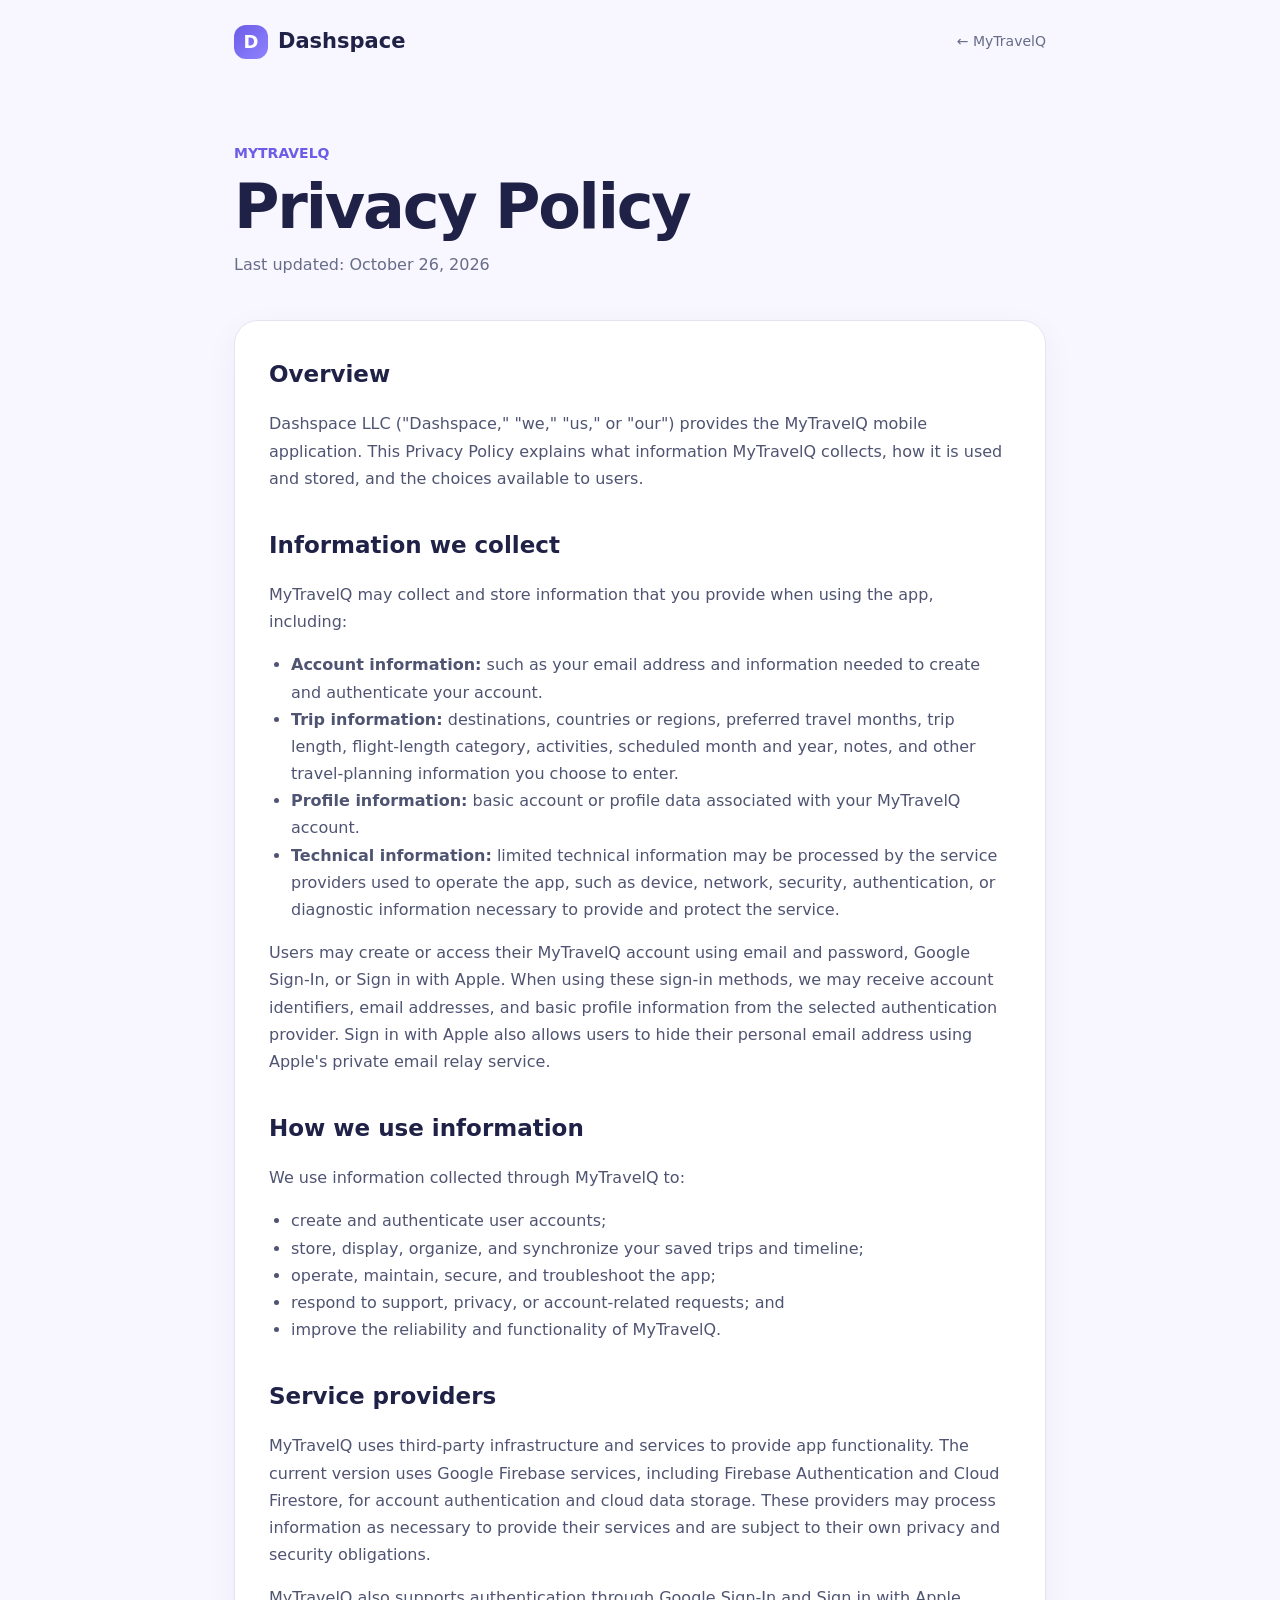
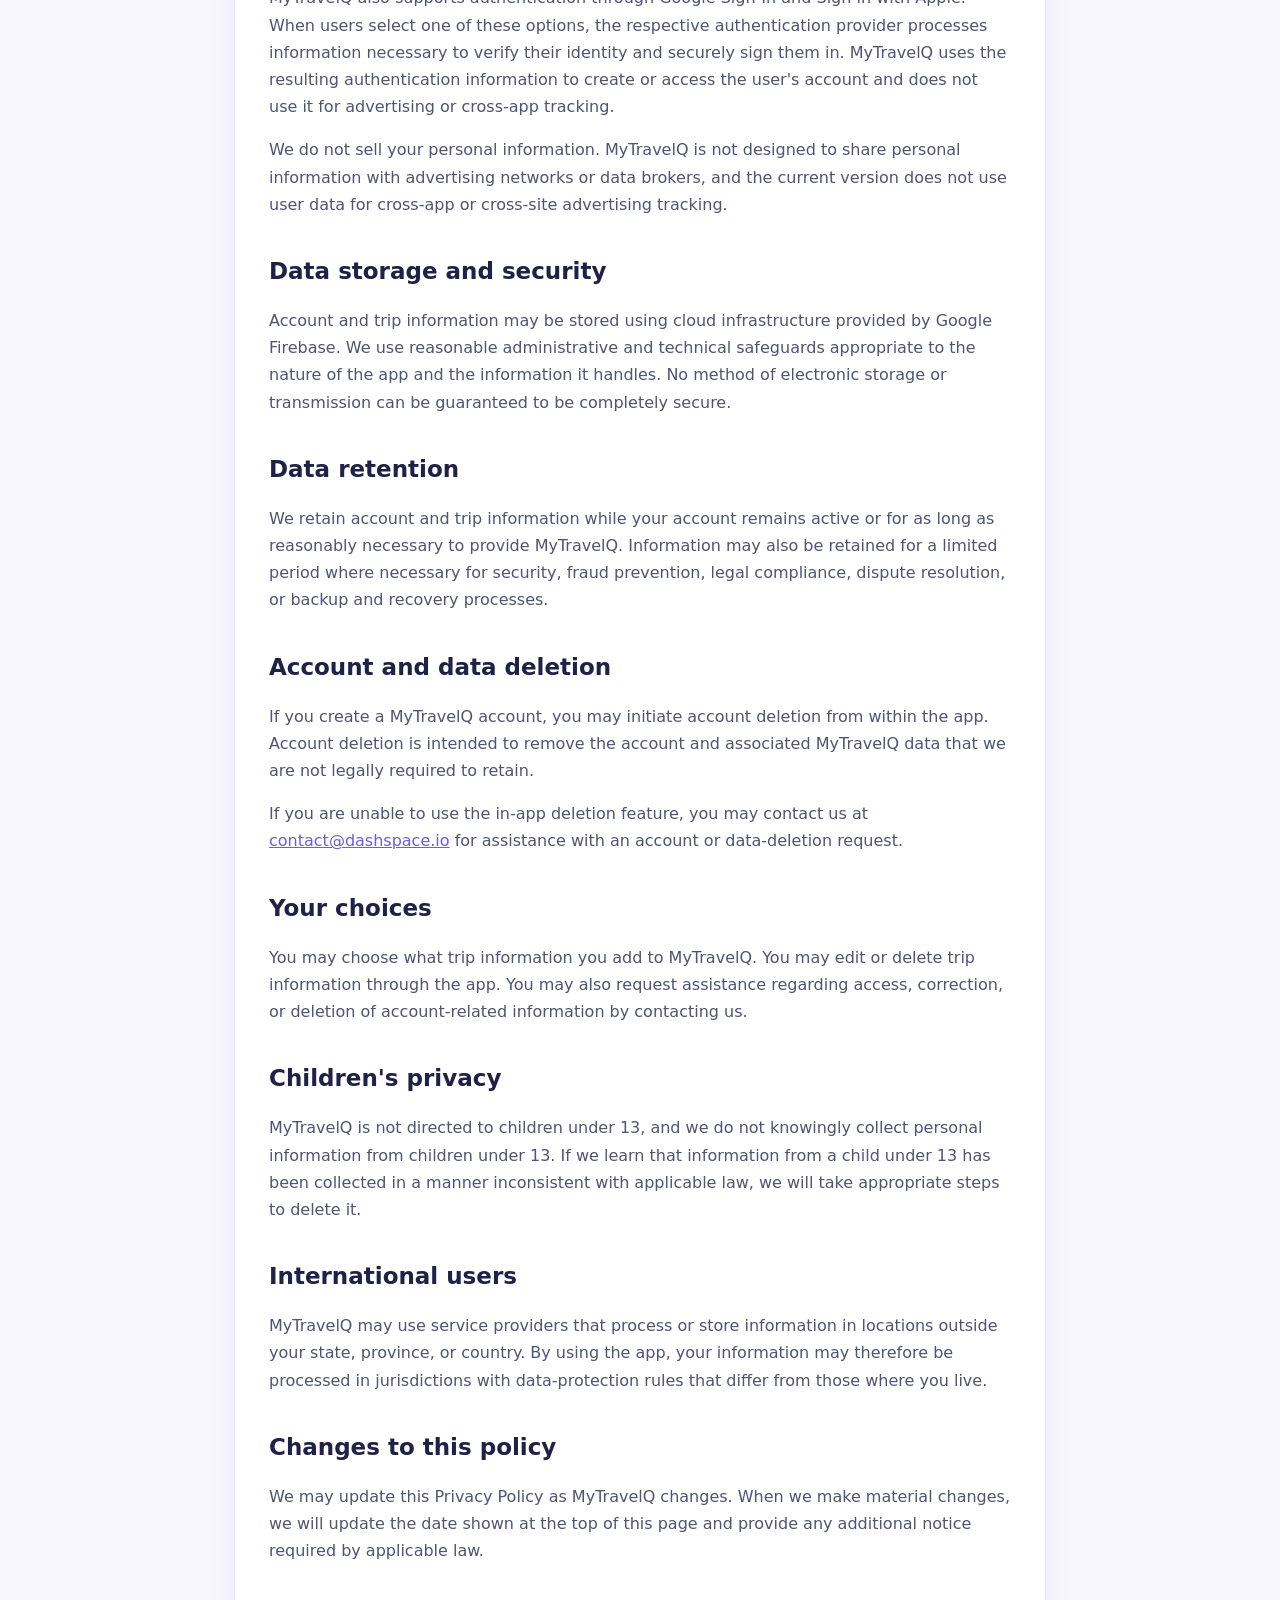
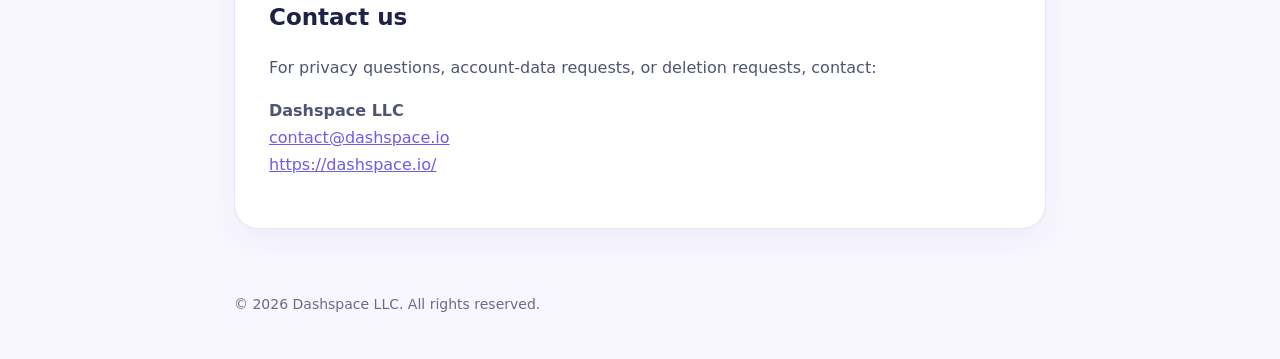
<file: mytravelq/privacy.html>
<!doctype html>
<html lang="en">
<head>
  <meta charset="utf-8" />
  <meta name="viewport" content="width=device-width, initial-scale=1" />
  <title>MyTravelQ Privacy Policy — Dashspace LLC</title>
  <meta name="description" content="Privacy Policy for the MyTravelQ mobile application by Dashspace LLC." />
  <style>
    :root{--bg:#f8f7ff;--card:#fff;--ink:#1f2147;--muted:#676c89;--accent:#6c5ce7;--line:#e6e4f2}
    *{box-sizing:border-box} body{margin:0;background:var(--bg);color:var(--ink);font-family:Inter,ui-sans-serif,system-ui,-apple-system,BlinkMacSystemFont,"Segoe UI",sans-serif;line-height:1.7}.wrap{max-width:860px;margin:auto;padding:0 24px}.nav{display:flex;justify-content:space-between;align-items:center;padding:24px 0}.nav a{text-decoration:none;color:inherit}.brand{font-weight:800;font-size:21px}.back{color:var(--muted)!important;font-size:14px}.hero{padding:58px 0 30px}.kicker{color:var(--accent);font-weight:800;font-size:14px}.hero h1{font-size:clamp(40px,7vw,62px);line-height:1.05;letter-spacing:-.035em;margin:8px 0 12px}.updated{color:var(--muted)}.policy{background:var(--card);border:1px solid var(--line);border-radius:24px;padding:34px;margin:12px 0 54px;box-shadow:0 10px 32px rgba(55,47,119,.05)}h2{font-size:23px;margin:34px 0 9px}h2:first-child{margin-top:0}p,li{color:#4f5472}a{color:var(--accent)}ul{padding-left:22px}.note{background:#f0edff;border-left:4px solid var(--accent);padding:15px 17px;border-radius:10px;color:#464b69}.footer{padding:10px 0 42px;color:var(--muted);font-size:14px}
  </style>
</head>
<body>
  <div class="wrap">
    <nav class="nav"><a class="brand" href="../"><span style="display:inline-flex;align-items:center;gap:10px"><span style="width:34px;height:34px;border-radius:12px;background:linear-gradient(135deg,#6c5ce7,#8f83ff);display:inline-grid;place-items:center;color:white;font-weight:900;font-size:18px">D</span><span>Dashspace</span></span></a><a class="back" href="index.html">← MyTravelQ</a></nav>
    <header class="hero"><div class="kicker">MYTRAVELQ</div><h1>Privacy Policy</h1><div class="updated">Last updated: October 26, 2026</div></header>

    <main class="policy">
      <h2>Overview</h2>
      <p>Dashspace LLC ("Dashspace," "we," "us," or "our") provides the MyTravelQ mobile application. This Privacy Policy explains what information MyTravelQ collects, how it is used and stored, and the choices available to users.</p>

      <h2>Information we collect</h2>
      <p>MyTravelQ may collect and store information that you provide when using the app, including:</p>
      <ul>
        <li><strong>Account information:</strong> such as your email address and information needed to create and authenticate your account.</li>
        <li><strong>Trip information:</strong> destinations, countries or regions, preferred travel months, trip length, flight-length category, activities, scheduled month and year, notes, and other travel-planning information you choose to enter.</li>
        <li><strong>Profile information:</strong> basic account or profile data associated with your MyTravelQ account.</li>
        <li><strong>Technical information:</strong> limited technical information may be processed by the service providers used to operate the app, such as device, network, security, authentication, or diagnostic information necessary to provide and protect the service.</li>
      </ul>
<p>
  Users may create or access their MyTravelQ account using
  email and password, Google Sign-In, or Sign in with Apple.
  When using these sign-in methods, we may receive account
  identifiers, email addresses, and basic profile information
  from the selected authentication provider. Sign in with
  Apple also allows users to hide their personal email
  address using Apple's private email relay service.
</p>
      

      <h2>How we use information</h2>
      <p>We use information collected through MyTravelQ to:</p>
      <ul>
        <li>create and authenticate user accounts;</li>
        <li>store, display, organize, and synchronize your saved trips and timeline;</li>
        <li>operate, maintain, secure, and troubleshoot the app;</li>
        <li>respond to support, privacy, or account-related requests; and</li>
        <li>improve the reliability and functionality of MyTravelQ.</li>
      </ul>

      <h2>Service providers</h2>
      <p>MyTravelQ uses third-party infrastructure and services to provide app functionality. The current version uses Google Firebase services, including Firebase Authentication and Cloud Firestore, for account authentication and cloud data storage. These providers may process information as necessary to provide their services and are subject to their own privacy and security obligations.</p>
      <p> MyTravelQ also supports authentication through Google Sign-In and Sign in with Apple. When users select one of these options, the respective authentication provider processes information necessary to verify their identity and securely sign them in. MyTravelQ uses the resulting authentication information to create or access the user's account and does not use it for advertising or cross-app tracking. </p>
      <p>We do not sell your personal information. MyTravelQ is not designed to share personal information with advertising networks or data brokers, and the current version does not use user data for cross-app or cross-site advertising tracking.</p>

      <h2>Data storage and security</h2>
      <p>Account and trip information may be stored using cloud infrastructure provided by Google Firebase. We use reasonable administrative and technical safeguards appropriate to the nature of the app and the information it handles. No method of electronic storage or transmission can be guaranteed to be completely secure.</p>

      <h2>Data retention</h2>
      <p>We retain account and trip information while your account remains active or for as long as reasonably necessary to provide MyTravelQ. Information may also be retained for a limited period where necessary for security, fraud prevention, legal compliance, dispute resolution, or backup and recovery processes.</p>

      <h2>Account and data deletion</h2>
      <p>If you create a MyTravelQ account, you may initiate account deletion from within the app. Account deletion is intended to remove the account and associated MyTravelQ data that we are not legally required to retain.</p>
      <p>If you are unable to use the in-app deletion feature, you may contact us at <a href="mailto:contact@dashspace.io">contact@dashspace.io</a> for assistance with an account or data-deletion request.</p>

      <h2>Your choices</h2>
      <p>You may choose what trip information you add to MyTravelQ. You may edit or delete trip information through the app. You may also request assistance regarding access, correction, or deletion of account-related information by contacting us.</p>

      <h2>Children's privacy</h2>
      <p>MyTravelQ is not directed to children under 13, and we do not knowingly collect personal information from children under 13. If we learn that information from a child under 13 has been collected in a manner inconsistent with applicable law, we will take appropriate steps to delete it.</p>

      <h2>International users</h2>
      <p>MyTravelQ may use service providers that process or store information in locations outside your state, province, or country. By using the app, your information may therefore be processed in jurisdictions with data-protection rules that differ from those where you live.</p>

      <h2>Changes to this policy</h2>
      <p>We may update this Privacy Policy as MyTravelQ changes. When we make material changes, we will update the date shown at the top of this page and provide any additional notice required by applicable law.</p>

      <h2>Contact us</h2>
      <p>For privacy questions, account-data requests, or deletion requests, contact:</p>
      <p><strong>Dashspace LLC</strong><br><a href="mailto:contact@dashspace.io">contact@dashspace.io</a><br><a href="https://dashspace.io/">https://dashspace.io/</a></p>

    </main>

    <footer class="footer">© 2026 Dashspace LLC. All rights reserved.</footer>
  </div>
</body>
</html>
</file>
<file: styles.css>
@import url('https://fonts.googleapis.com/css2?family=Inter:wght@400;500;600;700&family=Manrope:wght@500;600;700&display=swap');

:root {
  --bg: #f6f8fc;
  --surface: #ffffff;
  --surface-soft: #eef2f8;
  --text: #111827;
  --muted: #667085;
  --border: #dfe5ef;
  --accent: #315efb;
  --accent-dark: #2147d7;
  --accent-soft: #eaf0ff;
  --dark: #0f172a;
  --dark-soft: #172036;
  --max-width: 1180px;
}

* {
  box-sizing: border-box;
}

html {
  scroll-behavior: smooth;
}

body {
  margin: 0;
  font-family: "Inter", system-ui, -apple-system, BlinkMacSystemFont, "Segoe UI", sans-serif;
  color: var(--text);
  background: var(--bg);
  line-height: 1.6;
}

a {
  color: inherit;
  text-decoration: none;
}

img,
svg {
  display: block;
  max-width: 100%;
}

.container {
  width: min(calc(100% - 40px), var(--max-width));
  margin: 0 auto;
}

.site-header {
  position: sticky;
  top: 0;
  z-index: 20;
  background: rgba(246, 248, 252, 0.88);
  backdrop-filter: blur(18px);
  border-bottom: 1px solid rgba(223, 229, 239, 0.75);
}

.nav-wrap {
  min-height: 74px;
  display: flex;
  align-items: center;
  justify-content: space-between;
  gap: 24px;
}

.brand {
  display: inline-flex;
  align-items: center;
  gap: 11px;
  font-family: "Manrope", sans-serif;
  font-weight: 700;
  font-size: 1.05rem;
}

.brand-mark {
  width: 34px;
  height: 34px;
  display: inline-grid;
  place-items: center;
  border-radius: 10px;
  color: #fff;
  background: linear-gradient(145deg, var(--accent), #6e7cff);
  box-shadow: 0 8px 24px rgba(49, 94, 251, 0.22);
}

.nav-links {
  display: flex;
  align-items: center;
  gap: 28px;
  color: #475467;
  font-size: 0.95rem;
}

.nav-links a:hover,
.footer-links a:hover,
.text-link:hover {
  color: var(--accent);
}

.button {
  display: inline-flex;
  align-items: center;
  justify-content: center;
  min-height: 48px;
  padding: 0 20px;
  border-radius: 14px;
  background: var(--accent);
  color: #fff;
  font-weight: 600;
  border: 1px solid var(--accent);
  transition: transform 180ms ease, background 180ms ease, box-shadow 180ms ease;
  box-shadow: 0 10px 26px rgba(49, 94, 251, 0.18);
}

.button:hover {
  transform: translateY(-1px);
  background: var(--accent-dark);
}

.button-small {
  min-height: 40px;
  padding: 0 16px;
  border-radius: 12px;
  font-size: 0.9rem;
}

.button-light {
  background: #fff;
  color: var(--dark);
  border-color: #fff;
  box-shadow: none;
}

.button-light:hover {
  background: #eef2ff;
}

.text-link {
  font-weight: 600;
  color: #344054;
}

.hero {
  padding: 92px 0 72px;
  overflow: hidden;
}

.hero-grid {
  display: grid;
  grid-template-columns: 1.05fr 0.95fr;
  align-items: center;
  gap: 70px;
}

.eyebrow {
  margin: 0 0 16px;
  font-size: 0.78rem;
  line-height: 1;
  letter-spacing: 0.14em;
  text-transform: uppercase;
  color: var(--accent);
  font-weight: 700;
}

h1,
h2,
h3 {
  font-family: "Manrope", sans-serif;
  line-height: 1.08;
  margin-top: 0;
}

h1 {
  margin-bottom: 24px;
  font-size: clamp(3.15rem, 7vw, 5.8rem);
  letter-spacing: -0.055em;
  max-width: 850px;
}

h2 {
  margin-bottom: 18px;
  font-size: clamp(2rem, 4vw, 3.3rem);
  letter-spacing: -0.04em;
}

h3 {
  margin-bottom: 10px;
  font-size: 1.12rem;
}

.hero-text,
.section-heading > p:last-child,
.body-copy,
.legal-intro {
  color: var(--muted);
  font-size: 1.08rem;
}

.hero-text {
  max-width: 680px;
  margin-bottom: 30px;
}

.hero-actions {
  display: flex;
  align-items: center;
  gap: 22px;
  flex-wrap: wrap;
}

.status-line {
  margin: 28px 0 0;
  display: flex;
  align-items: center;
  gap: 9px;
  color: #526071;
  font-size: 0.92rem;
}

.status-dot {
  width: 9px;
  height: 9px;
  border-radius: 50%;
  background: #22c55e;
  box-shadow: 0 0 0 5px rgba(34, 197, 94, 0.1);
}

.hero-visual {
  position: relative;
  min-height: 560px;
  display: grid;
  place-items: center;
}

.glow {
  position: absolute;
  border-radius: 999px;
  filter: blur(8px);
}

.glow-one {
  width: 390px;
  height: 390px;
  background: rgba(49, 94, 251, 0.13);
  top: 70px;
  left: 40px;
}

.glow-two {
  width: 260px;
  height: 260px;
  background: rgba(121, 92, 255, 0.11);
  bottom: 50px;
  right: 0;
}

.phone-shell {
  position: relative;
  width: min(360px, 88vw);
  min-height: 540px;
  padding: 26px;
  border-radius: 42px;
  border: 1px solid rgba(255, 255, 255, 0.8);
  background: linear-gradient(160deg, #ffffff 0%, #eef2f9 100%);
  box-shadow: 0 34px 80px rgba(15, 23, 42, 0.16);
}

.phone-top {
  width: 92px;
  height: 8px;
  margin: 0 auto 28px;
  border-radius: 999px;
  background: #d1d7e2;
}

.ui-card {
  border: 1px solid var(--border);
  border-radius: 22px;
  background: rgba(255,255,255,0.94);
}

.ui-card-large {
  min-height: 210px;
  padding: 28px;
  display: flex;
  flex-direction: column;
  justify-content: flex-end;
  background:
    radial-gradient(circle at 85% 18%, rgba(49,94,251,.18), transparent 30%),
    linear-gradient(145deg, #fff, #f4f7ff);
}

.ui-kicker {
  display: block;
  margin-bottom: 8px;
  color: #7a8699;
  letter-spacing: .12em;
  font-size: .68rem;
  font-weight: 700;
}

.ui-card strong {
  font-family: "Manrope", sans-serif;
  font-size: 1.55rem;
  line-height: 1.14;
}

.ui-line {
  width: 82%;
  height: 7px;
  border-radius: 99px;
  background: #d9e0ea;
  margin-top: 20px;
}

.ui-line.short {
  width: 58%;
  margin-top: 9px;
}

.ui-row {
  display: grid;
  grid-template-columns: 1fr 1fr;
  gap: 12px;
  margin: 14px 0;
}

.mini-card {
  min-height: 94px;
  border-radius: 20px;
  border: 1px solid var(--border);
  background: #fff;
  display: flex;
  flex-direction: column;
  justify-content: center;
  padding: 18px;
  gap: 6px;
  color: #384250;
  font-weight: 600;
  font-size: .9rem;
}

.mini-icon {
  font-size: 1.25rem;
  color: var(--accent);
}

.ui-card-bottom {
  padding: 22px;
  display: flex;
  align-items: center;
  justify-content: space-between;
  gap: 16px;
}

.ui-card-bottom strong {
  font-size: 1rem;
}

.pill,
.badge {
  display: inline-flex;
  align-items: center;
  width: fit-content;
  border-radius: 999px;
  background: var(--accent-soft);
  color: var(--accent);
  font-size: .72rem;
  font-weight: 700;
  padding: 6px 10px;
}

.section {
  padding: 96px 0;
}

.section-soft {
  background: var(--surface-soft);
}

.section-heading {
  max-width: 740px;
  margin-bottom: 46px;
}

.section-heading.compact {
  margin-bottom: 38px;
}

.app-grid {
  display: grid;
  grid-template-columns: repeat(3, 1fr);
  gap: 20px;
}

.app-card {
  min-height: 300px;
  padding: 28px;
  border-radius: 24px;
  background: var(--surface);
  border: 1px solid var(--border);
  display: flex;
  flex-direction: column;
  justify-content: space-between;
  transition: transform 180ms ease, box-shadow 180ms ease;
}

.app-card:hover {
  transform: translateY(-3px);
  box-shadow: 0 18px 44px rgba(15, 23, 42, 0.08);
}

.app-icon {
  width: 58px;
  height: 58px;
  display: grid;
  place-items: center;
  border-radius: 17px;
  background: linear-gradient(145deg, #ecf1ff, #f7f8fc);
  color: var(--accent);
  font-family: "Manrope", sans-serif;
  font-weight: 700;
}

.app-card .badge {
  margin-bottom: 16px;
}

.app-card p,
.principles-grid p,
.contact-card p,
.legal-wrap p {
  color: var(--muted);
}

.principles-grid {
  display: grid;
  grid-template-columns: repeat(4, 1fr);
  gap: 18px;
}

.principles-grid article {
  padding: 26px 0 8px;
  border-top: 1px solid #cfd8e7;
}

.principle-number {
  color: var(--accent);
  font-size: .8rem;
  font-weight: 700;
  letter-spacing: .08em;
}

.principles-grid h3 {
  margin-top: 36px;
}

.split-section {
  display: grid;
  grid-template-columns: 1fr 1fr;
  gap: 80px;
  align-items: start;
}

.body-copy p:first-child {
  margin-top: 0;
}

.contact-section {
  padding-top: 36px;
}

.contact-card {
  border-radius: 30px;
  padding: 48px;
  display: flex;
  align-items: center;
  justify-content: space-between;
  gap: 30px;
  background:
    radial-gradient(circle at 85% 20%, rgba(95, 124, 255, 0.22), transparent 22%),
    var(--dark);
  color: #fff;
}

.contact-card p {
  max-width: 650px;
  margin-bottom: 0;
  color: #b9c3d7;
}

.contact-card .eyebrow {
  color: #9db1ff;
}

.contact-card h2 {
  max-width: 680px;
}

.site-footer {
  padding: 30px 0 38px;
  border-top: 1px solid var(--border);
  color: #667085;
  font-size: .9rem;
}

.footer-wrap {
  display: flex;
  align-items: center;
  justify-content: space-between;
  gap: 24px;
}

.footer-links {
  display: flex;
  gap: 22px;
}

.legal-main {
  padding: 88px 0 110px;
}

.legal-wrap {
  max-width: 780px;
}

.legal-wrap h1 {
  font-size: clamp(2.6rem, 6vw, 4.5rem);
  margin-bottom: 12px;
}

.legal-updated {
  margin-bottom: 54px;
  font-size: .92rem;
}

.legal-wrap section {
  margin-top: 42px;
}

.legal-wrap section h2 {
  font-size: 1.45rem;
  letter-spacing: -0.02em;
}

.legal-wrap a {
  color: var(--accent);
  font-weight: 600;
}

.support-box {
  padding: 30px;
  border-radius: 24px;
  border: 1px solid var(--border);
  background: var(--surface);
}

.support-box .button {
  margin-top: 8px;
  color: #ffffff;
}

.support-box .button:hover {
  color: #ffffff;
}

@media (max-width: 900px) {
  .hero-grid,
  .split-section {
    grid-template-columns: 1fr;
    gap: 52px;
  }

  .hero {
    padding-top: 66px;
  }

  .hero-visual {
    min-height: 500px;
  }

  .app-grid {
    grid-template-columns: 1fr;
  }

  .principles-grid {
    grid-template-columns: 1fr 1fr;
  }

  .contact-card {
    align-items: flex-start;
    flex-direction: column;
  }
}

@media (max-width: 680px) {
  .container {
    width: min(calc(100% - 28px), var(--max-width));
  }

  .nav-links {
    display: none;
  }

  .site-header .button-small {
    display: none;
  }

  .hero {
    padding: 54px 0 44px;
  }

  h1 {
    font-size: clamp(2.75rem, 15vw, 4.5rem);
  }

  .hero-actions {
    align-items: flex-start;
    flex-direction: column;
  }

  .hero-visual {
    min-height: 460px;
  }

  .phone-shell {
    min-height: 500px;
    padding: 20px;
  }

  .section {
    padding: 72px 0;
  }

  .principles-grid {
    grid-template-columns: 1fr;
  }

  .contact-card {
    padding: 30px;
    border-radius: 24px;
  }

  .footer-wrap {
    align-items: flex-start;
    flex-direction: column;
  }

  .footer-links {
    flex-wrap: wrap;
  }

  .legal-main {
    padding-top: 58px;
  }
}

.app-icon svg { width:28px; height:28px; fill:none; stroke:currentColor; stroke-width:1.65; stroke-linecap:round; stroke-linejoin:round; }
.principle-icon { width:42px; height:42px; display:grid; place-items:center; border-radius:13px; color:var(--accent); background:rgba(49,94,251,.08); border:1px solid rgba(49,94,251,.12); }
.principle-icon svg { width:22px; height:22px; fill:none; stroke:currentColor; stroke-width:1.6; stroke-linecap:round; stroke-linejoin:round; }
</file>
